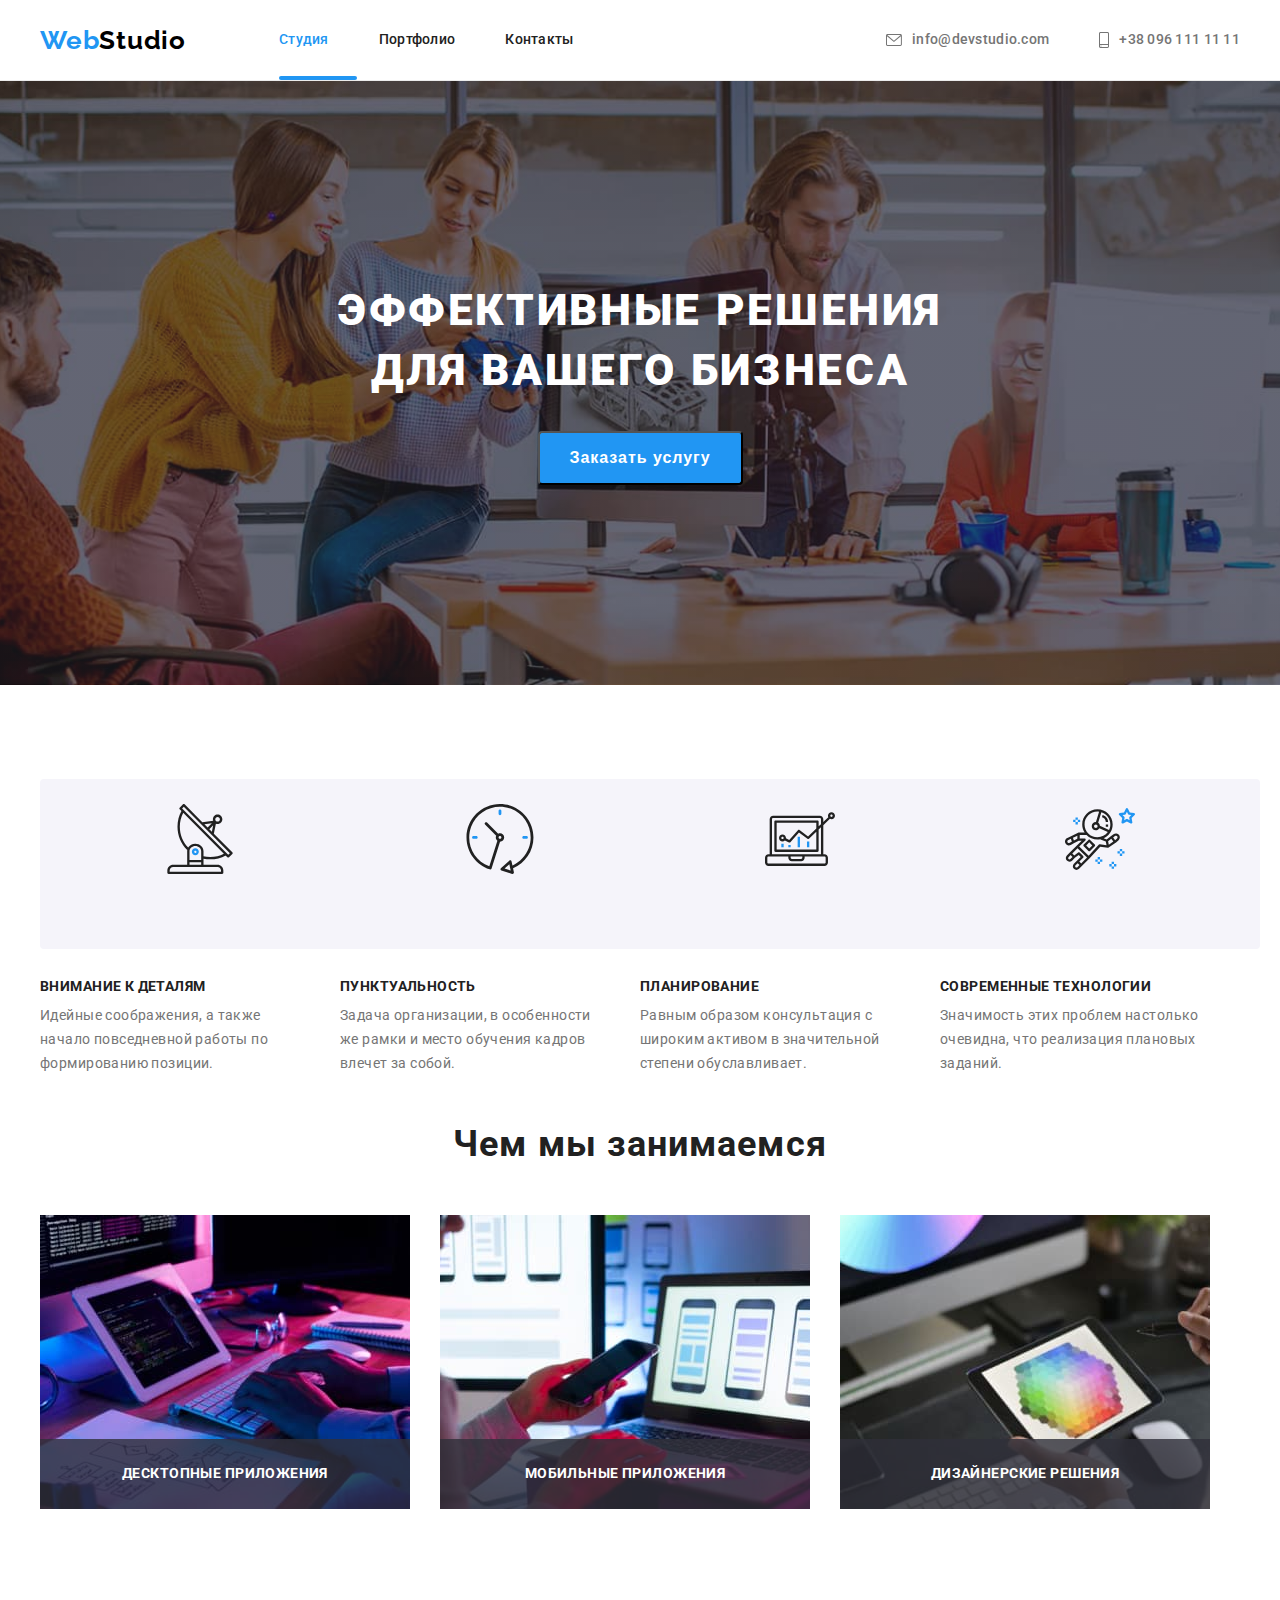
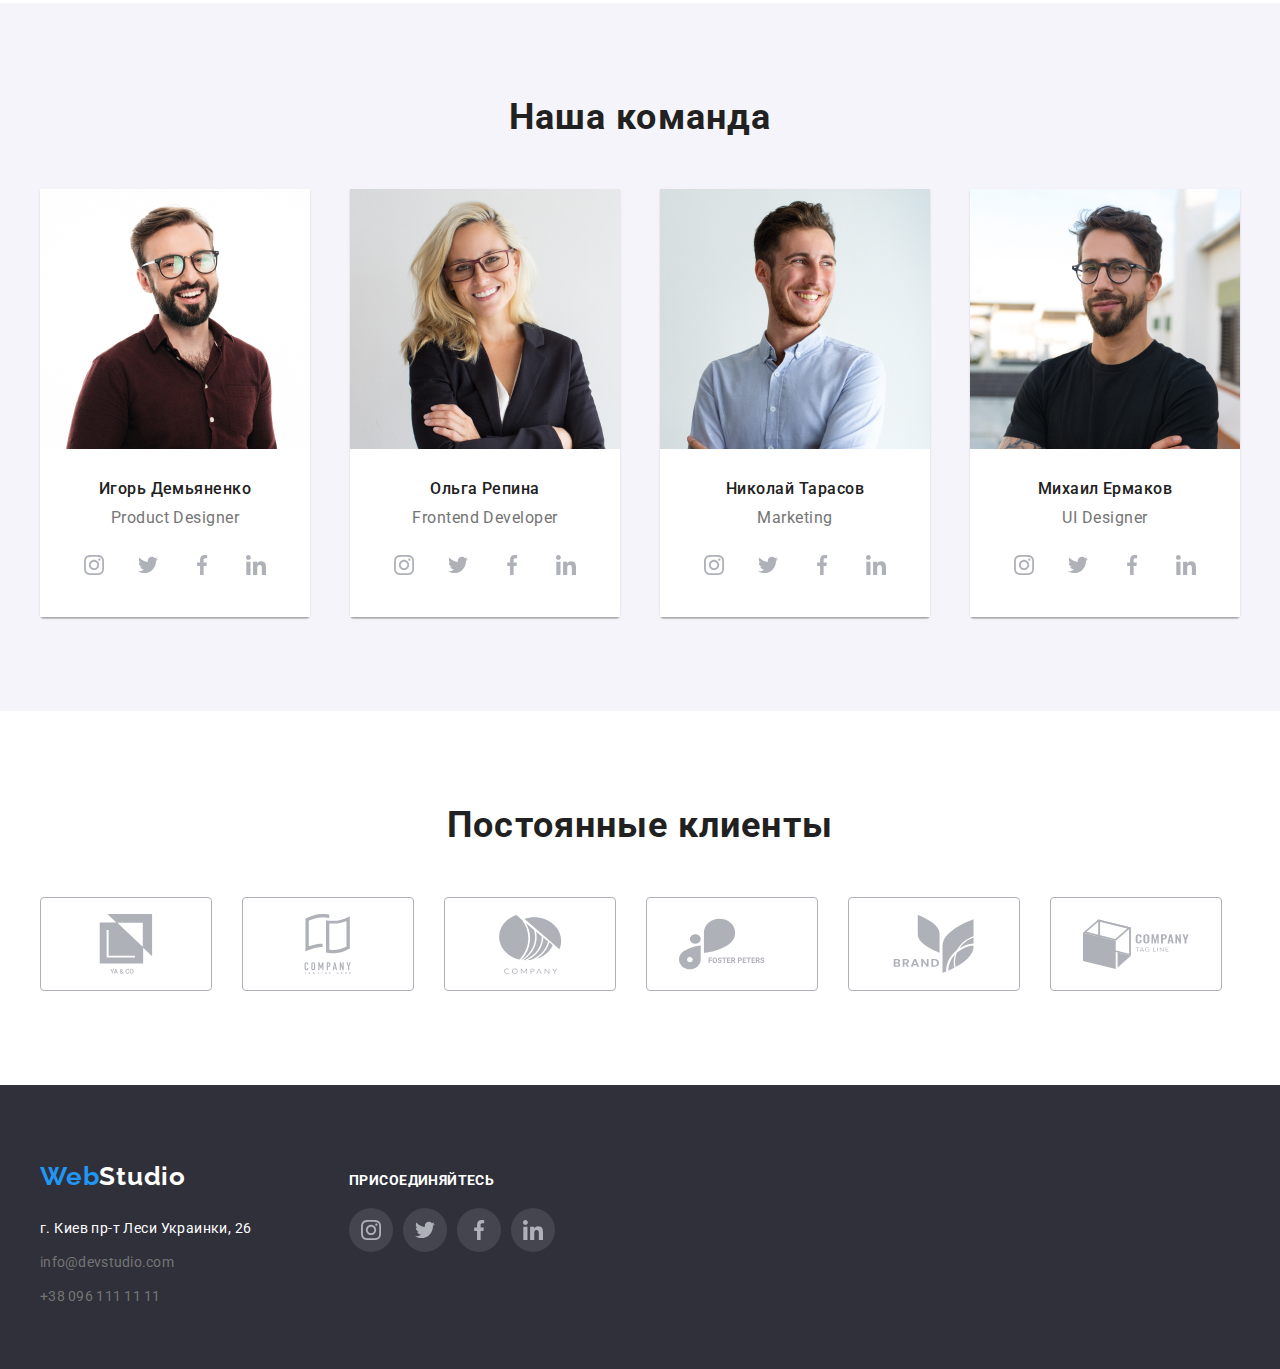
<file: index.html>
<!DOCTYPE html>
<html lang="ru">
<head>
    <meta charset="UTF-8">
    <meta http-equiv="X-UA-Compatible" content="IE=edge">
    <meta name="viewport" content="width=device-width, initial-scale=1.0">
    <title>Document</title>
<link rel="preconnect" href="https://fonts.googleapis.com">
<link rel="preconnect" href="https://fonts.gstatic.com" crossorigin>
<link
    href="https://fonts.googleapis.com/css2?family=Oleo+Script&family=Raleway:wght@700&family=Roboto:wght@400;500;700;900&display=swap"
    rel="stylesheet">
<link rel="stylesheet" href="https://cdnjs.cloudflare.com/ajax/libs/modern-normalize/1.0.0/modern-normalize.min.css"
    integrity="sha512-ISS7cAi1PEhQ8jnbJpJZMd29NlhNj4AWYyLOSp2CE/CsHxTCu+r+t0D2yoJudVrd0/8fTVPUVDzY5Tvli75u/g=="
    crossorigin="anonymous" />
    <link rel="stylesheet" href="./css/styles.css">
</head>
<body>
    <header class="page-header">
        <div class="conteiner header-conteiner">
            <a class="logo-web link" href="index.html"> Web<span class="logo-headers" >Studio</span> </a>
            <nav>
                <ul class="header-contact list">
                    <li class="item"><a class="contact-headers link current" href="index.html">Студия</a></li>
                    <li class="item"><a class="contact-headers link" href="portfolio.html">Портфолио</a></li>
                    <li class="item"><a class="contact-headers link" href=""> Контакты </a> </li>
                </ul>
            </nav>
            <ul class="header-connect list">
                <li class="item"> 
                    <a class="connect-headers link" href="mailto:info@devstudio.com">
                        <svg class="header-icon" width="16px" height="12px">
                            <use href="./images/sprite.svg#icon-envelope"> </use>
                        </svg>
                        info@devstudio.com</a>
                </li>
                <li class="item"> 
                    <a class="connect-headers link" href="tel:+380961111111">
                    <svg class="header-icon" width="10px" height="16px">
                        <use href="./images/sprite.svg#icon-smartphone"> </use>
                    </svg>
                    +38 096 111 11 11</a>
                </li>

            </ul>
        </div>
    </header>
    <main>
        <section class="section-hero">
            <div class="conteiner">
                <h1 class="hero-title"> ЭФФЕКТИВНЫЕ РЕШЕНИЯ ДЛЯ ВАШЕГО БИЗНЕСА </h1>
                <button class="hero-button" type="button" data-modal-open > Заказать услугу </button>
                <!-- БЕКДРОП________________________________________________________________________ -->
                <div class="backdrop is-hidden" data-modal>
                    <div class="modal">
                            <svg data-modal-close class="close-icon" width="11px" height="11px">
                                <use href="./images/sprite.svg#icon-Vector-1-1"> </use>
                                </svg>
                        </div>
                    </div>
                </div>
            </div>
        </section>
        <section class="section">
            <div class="conteiner">
                <h2 class="visually-hidden"> НАШИ ПРЕИМУЩЕСТВА </h2>
                <ul class="benefits list">
                    <li class="item-benefits ">
                        <div class="box-icon">
                            <svg class="benefit-icon">
                                <use href="./images/sprite.svg#icon-antenna-1-1"> </use>
                            </svg>
                        </div>
                        <h3 class="benefits-title">Внимание к деталям </h3>
                        <p class="benefits-description">Идейные соображения, а также начало повседневной работы по формированию позиции. </p>
                    </li> 
                    <li class="item-benefits">
                        <div class="box-icon">
                            <svg class="benefit-icon">
                                <use href="./images/sprite.svg#icon-clock-1-1"> </use>
                            </svg>
                        </div>
                        <h3 class="benefits-title">Пунктуальность </h3>
                        <p class="benefits-description">Задача организации, в особенности же рамки и место обучения кадров влечет за собой.</p>
                    </Li>
                    <li class="item-benefits">
                        <div class="box-icon">
                            <svg class="benefit-icon">
                                <use href="./images/sprite.svg#icon-diagram-1-1"> </use>
                            </svg>
                        </div>
                        <h3 class="benefits-title"> Планирование </h3>
                        <p class="benefits-description">Равным образом консультация с широким активом в значительной степени обуславливает.</p>
                    </li>
                    <li class="item-benefits">
                        <div class="box-icon">
                            <svg class="benefit-icon">
                                <use href="./images/sprite.svg#icon-astronaut-1-1"> </use>
                            </svg>
                        </div>
                        <h3 class="benefits-title">Современные технологии </h3>
                        <p class="benefits-description">Значимость этих проблем настолько очевидна, что реализация плановых заданий.</p>
                    </li>
                </ul>
            </div>
        </section>
        <section class="works-section">
            <div class="conteiner"> 
                <h2 class="works-title"> Чем мы занимаемся </h2>
                <ul class="photo-gallery list">
                    <li class="item"> 
                        <img src="./images/box1.jpg" alt="Программист работает" width="370" />
                        <div class="services"> 
                            <h3 class="services-title"> ДЕСКТОПНЫЕ ПРИЛОЖЕНИЯ </h3> 
                        </div> 
                    </li>
                    <li class="item">
                        <img src="./images/box2.jpg" alt="Программист разрабатывает мобильное приложение" width="370" />
                        <div class="services">
                            <h3 class="services-title"> МОБИЛЬНЫЕ ПРИЛОЖЕНИЯ </h3>
                        </div>
                        </li>
                    <li class="item"> 
                        <img src="./images/box3.jpg" alt="Дизайнер работает над проектом" width="370" />
                        <div class="services">
                            <h3 class="services-title"> ДИЗАЙНЕРСКИЕ РЕШЕНИЯ </h3>
                        </div>
                    </li>
                </ul>
            </div>
        </section>
        <section class="section team-section">
            <div class="conteiner">
                <h2 class="team-title"> Наша команда</h2>
                <ul class="list team">
                    <li class="team-item">
                        <img src="./images/igorek.jpg" alt="дизайнер Игорь" width="270" />
                        <div class="box-team">
                            <h3 class="team-member"> Игорь Демьяненко </h3>
                            <p lang="en" class="team-description"> Product Designer</p>
                            <ul class="social-list list">
                                <li class="social-item">
                                    <a href="" class="social-link link">
                                        <svg class="social-icon">
                                            <use href="./images/sprite.svg#icon-instagram-1"> </use>
                                        </svg>
                                    </a>
                                </li>
                                <li class="social-item">
                                    <a href="" class="social-link link">
                                        <svg class="social-icon">
                                            <use href="./images/sprite.svg#icon-twitter-1"> </use>
                                        </svg>
                                    </a>
                                </li>
                                <li class="social-item">
                                    <a href="" class="social-link link">
                                        <svg class="social-icon">
                                            <use href="./images/sprite.svg#icon-facebook-1"> </use>
                                        </svg>
                                    </a>
                                </li>
                                <li class="social-item">
                                    <a href="" class="social-link link">
                                        <svg class="social-icon">
                                            <use href="./images/sprite.svg#icon-linkedin-1"> </use>
                                        </svg>
                                    </a>
                                </li>
                            </ul>
                        </div>
                    </li>
                    <li class="team-item">
                        <img src="./images/olga.jpg" alt="разработчик Ольга" width="270" />
                        <div class="box-team">
                            <h3 class="team-member"> Ольга Репина </h3>
                            <p lang="en" class="team-description"> Frontend Developer</p>
                            <ul class="social-list list">
                                <li class="social-item">
                                    <a href="" class="social-link link">
                                        <svg class="social-icon">
                                            <use href="./images/sprite.svg#icon-instagram-1"> </use>
                                        </svg>
                                    </a>
                                </li>
                                <li class="social-item">
                                    <a href="" class="social-link link">
                                        <svg class="social-icon">
                                            <use href="./images/sprite.svg#icon-twitter-1"> </use>
                                        </svg>
                                    </a>
                                </li>
                                <li class="social-item">
                                    <a href="" class="social-link link">
                                        <svg class="social-icon">
                                            <use href="./images/sprite.svg#icon-facebook-1"> </use>
                                        </svg>
                                    </a>
                                </li>
                                <li class="social-item">
                                    <a href="" class="social-link link">
                                        <svg class="social-icon">
                                            <use href="./images/sprite.svg#icon-linkedin-1"> </use>
                                        </svg>
                                    </a>
                                </li>
                            </ul>
                        </div>
                    </li>
                    <li class="team-item">
                        <img src="./images/nikolay.jpg" alt="маркетолог Николай" width="270" />
                        <div class="box-team">
                            <h3 class="team-member"> Николай Тарасов </h3>
                            <p lang="en" class="team-description"> Marketing </p>
                            <ul class="social-list list">
                                <li class="social-item">
                                    <a href="" class="social-link link">
                                        <svg class="social-icon">
                                            <use href="./images/sprite.svg#icon-instagram-1"> </use>
                                        </svg>
                                    </a>
                                </li>
                                <li class="social-item">
                                    <a href="" class="social-link link">
                                        <svg class="social-icon">
                                            <use href="./images/sprite.svg#icon-twitter-1"> </use>
                                        </svg>
                                    </a>
                                </li>
                                <li class="social-item">
                                    <a href="" class="social-link link">
                                        <svg class="social-icon">
                                            <use href="./images/sprite.svg#icon-facebook-1"> </use>
                                        </svg>
                                    </a>
                                </li>
                                <li class="social-item">
                                    <a href="" class="social-link link">
                                        <svg class="social-icon">
                                            <use href="./images/sprite.svg#icon-linkedin-1"> </use>
                                        </svg>
                                    </a>
                                </li>
                            </ul>
                        </div>
                    </li>
                    <li class="team-item">
                        <img src="./images/mihail.jpg" alt="дизайнер Михаил" width="270" />
                        <div class="box-team">
                            <h3 class="team-member"> Михаил Ермаков </h3>
                            <p lang="en" class="team-description"> UI Designer </p>
                            <ul class="social-list list">
                                <li class="social-item">
                                    <a href="" class="social-link link">
                                        <svg class="social-icon">
                                            <use href="./images/sprite.svg#icon-instagram-1"> </use>
                                        </svg>
                                    </a>
                                </li>
                                <li class="social-item">
                                    <a href="" class="social-link link">
                                        <svg class="social-icon">
                                            <use href="./images/sprite.svg#icon-twitter-1"> </use>
                                        </svg>
                                    </a>
                                </li>
                                <li class="social-item">
                                    <a href="" class="social-link link">
                                        <svg class="social-icon">
                                            <use href="./images/sprite.svg#icon-facebook-1"> </use>
                                        </svg>
                                    </a>
                                </li>
                                <li class="social-item">
                                    <a href="" class="social-link link">
                                        <svg class="social-icon">
                                            <use href="./images/sprite.svg#icon-linkedin-1"> </use>
                                        </svg>
                                    </a>
                                </li>
                            </ul>
                        </div>
                    </li>
                </ul>
            </div>
        </section>
        <!-- regular-customers -->
        <section class="section clients-section">
            <div class="conteiner">
                    <h2 class="clients-title"> Постоянные клиенты </h2>
                    <ul class="clients-list list">
                        <li class="client-item">
                            <a class="company-link link" href="">
                                <svg class="company-icon" width="106px" height="60px">
                                    <use href="./images/sprite.svg#icon-group0"> </use>
                                </svg>
                            </a>
                        </li>
                        <li class="client-item">
                            <a class="company-link link" href="">
                                <svg class="company-icon" width="106px" height="60px">
                                    <use href="./images/sprite.svg#icon-group1"> </use>
                                </svg>
                            </a>
                        </li>
                        <li class="client-item">
                            <a class="company-link link" href="">
                                <svg class="company-icon" width="106px" height="60px">
                                    <use href="./images/sprite.svg#icon-group2"> </use>
                                </svg>
                            </a>
                        </li>
                        <li class="client-item">
                            <a class="company-link link" href="">
                                <svg class="company-icon" width="106px" height="60px">
                                    <use href="./images/sprite.svg#icon-group3"> </use>
                                </svg>
                            </a>
                        </li>
                        <li class="client-item">
                            <a class="company-link link" href="">
                                <svg class="company-icon" width="106px" height="60px">
                                    <use href="./images/sprite.svg#icon-group4"> </use>
                                </svg>
                            </a>
                        </li>
                        <li class="client-item">
                            <a class="company-link link" href="" >
                                <svg class="company-icon" width="106px" height="60px">
                                    <use href="./images/sprite.svg#icon-group5"> </use>
                                </svg>
                            </a>
                        </li>
                    </ul>
            </div>
        </section>
    </main>
    <footer class="footer-background">
        <div class="conteiner footer-conteiner"> 
            <div class="major">
                <div class="logo-conteiner">
                    <a class="logo-web link" href="index.html"> Web<span class="logo-footers">Studio</span> </a>
                </div>
                <address>
                    <ul class="footer-contact list">
                        <li class="footers-item"> <a class="contact-footers link" href="https://goo.gl/maps/4YwQ2GXSQia75gbW7">
                                г. Киев пр-т Леси Украинки, 26</a>
                        <li class="footers-item"> <a class="connect-footers link"
                                href=" mailto:info@devstudio.com">info@devstudio.com</a></li>
                        <li class="footers-item"> <a class="connect-footers link" href="tel:+380961111111">+38 096 111 11 11</a>
                        </li>
                    </ul>
                </address>
            </div>
            <div class="join">
                <h3 class="join-title"> ПРИСОЕДИНЯЙТЕСЬ </h3>
                <ul class="social-list list">
                    <li class="social-item">
                        <a href="" class="social-link link">
                            <svg class="social-icon">
                                <use href="./images/sprite.svg#icon-instagram-1"> </use>
                            </svg>
                        </a>
                    </li>
                    <li class="social-item">
                        <a href="" class="social-link link">
                            <svg class="social-icon">
                                <use href="./images/sprite.svg#icon-twitter-1"> </use>
                            </svg>
                        </a>
                    </li>
                    <li class="social-item">
                        <a href="" class="social-link link">
                            <svg class="social-icon">
                                <use href="./images/sprite.svg#icon-facebook-1"> </use>
                            </svg>
                        </a>
                    </li>
                    <li class="social-item">
                        <a href="" class="social-link link">
                            <svg class="social-icon">
                                <use href="./images/sprite.svg#icon-linkedin-1"> </use>
                            </svg>
                        </a>
                    </li>
                </ul>
            </div>
        </div> 
    </footer>
    <script src="./js/modal.js"></script>
</body>

</html>
</file>
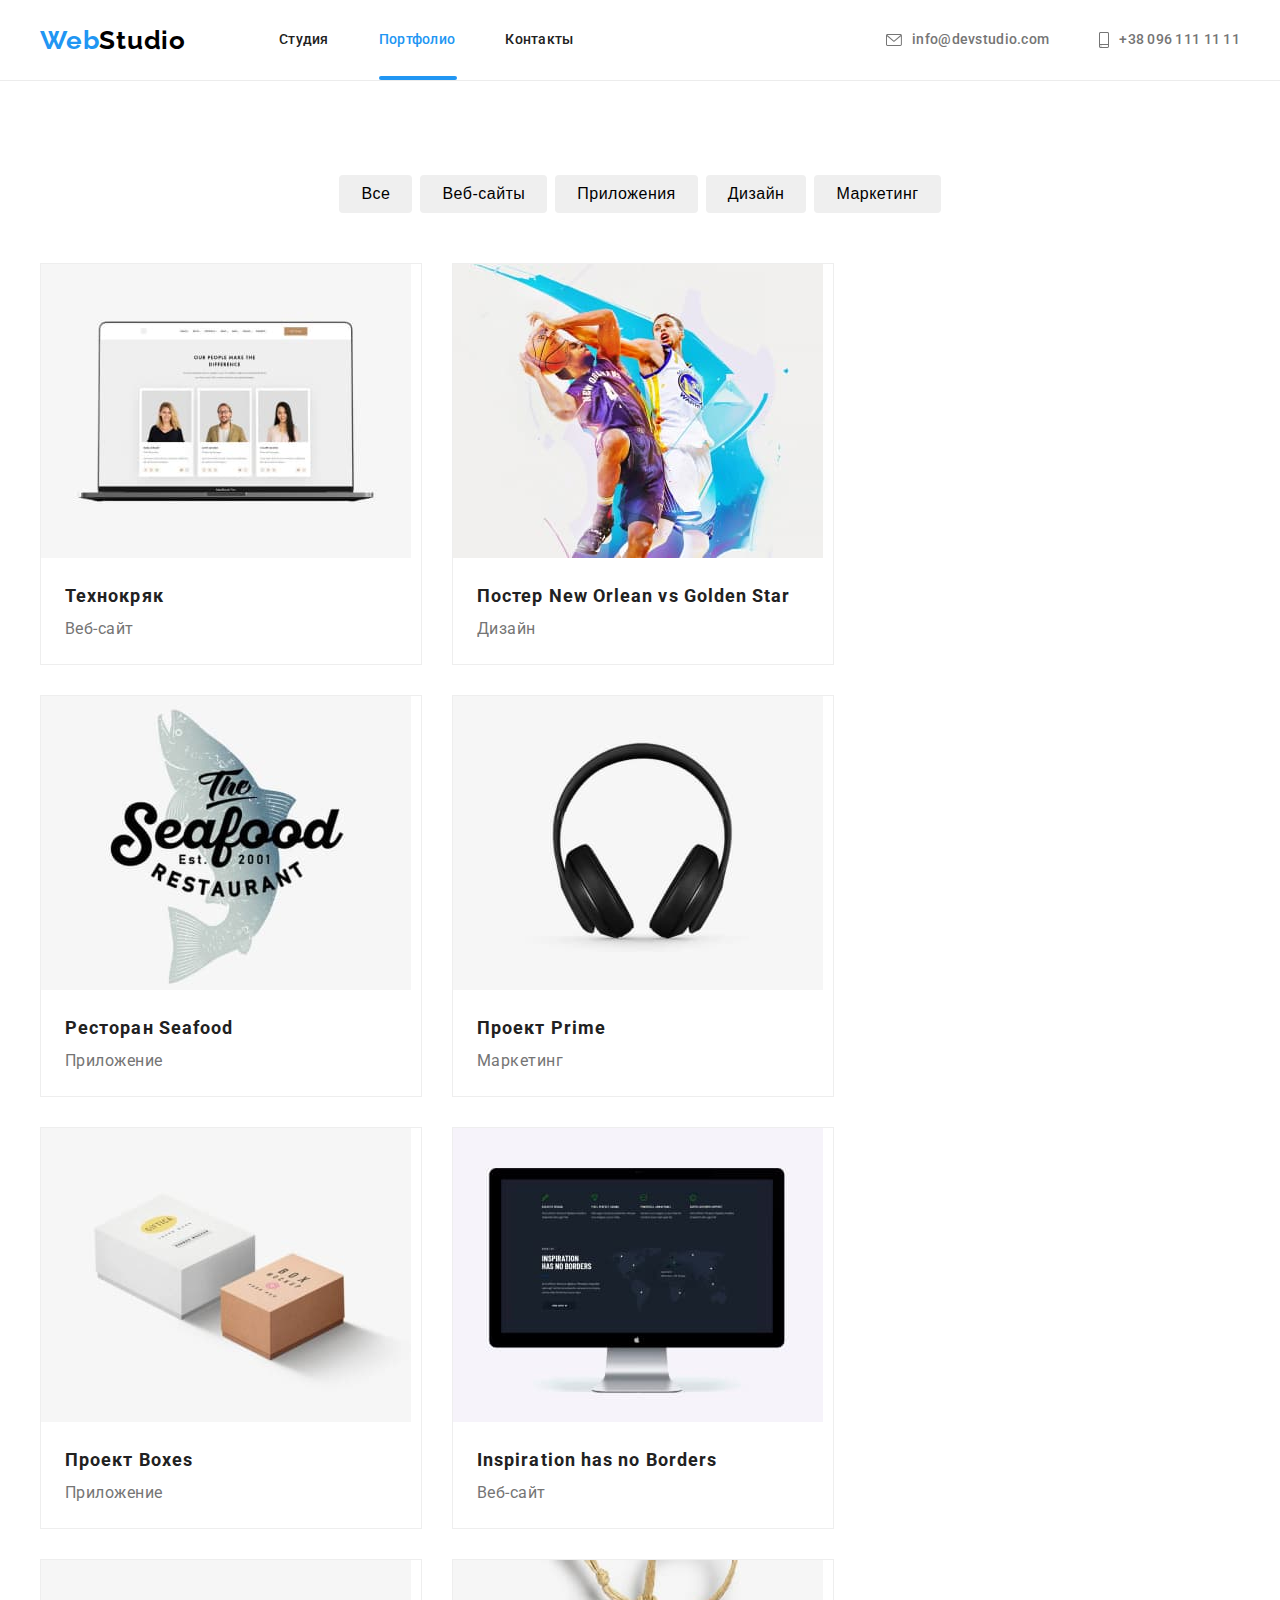
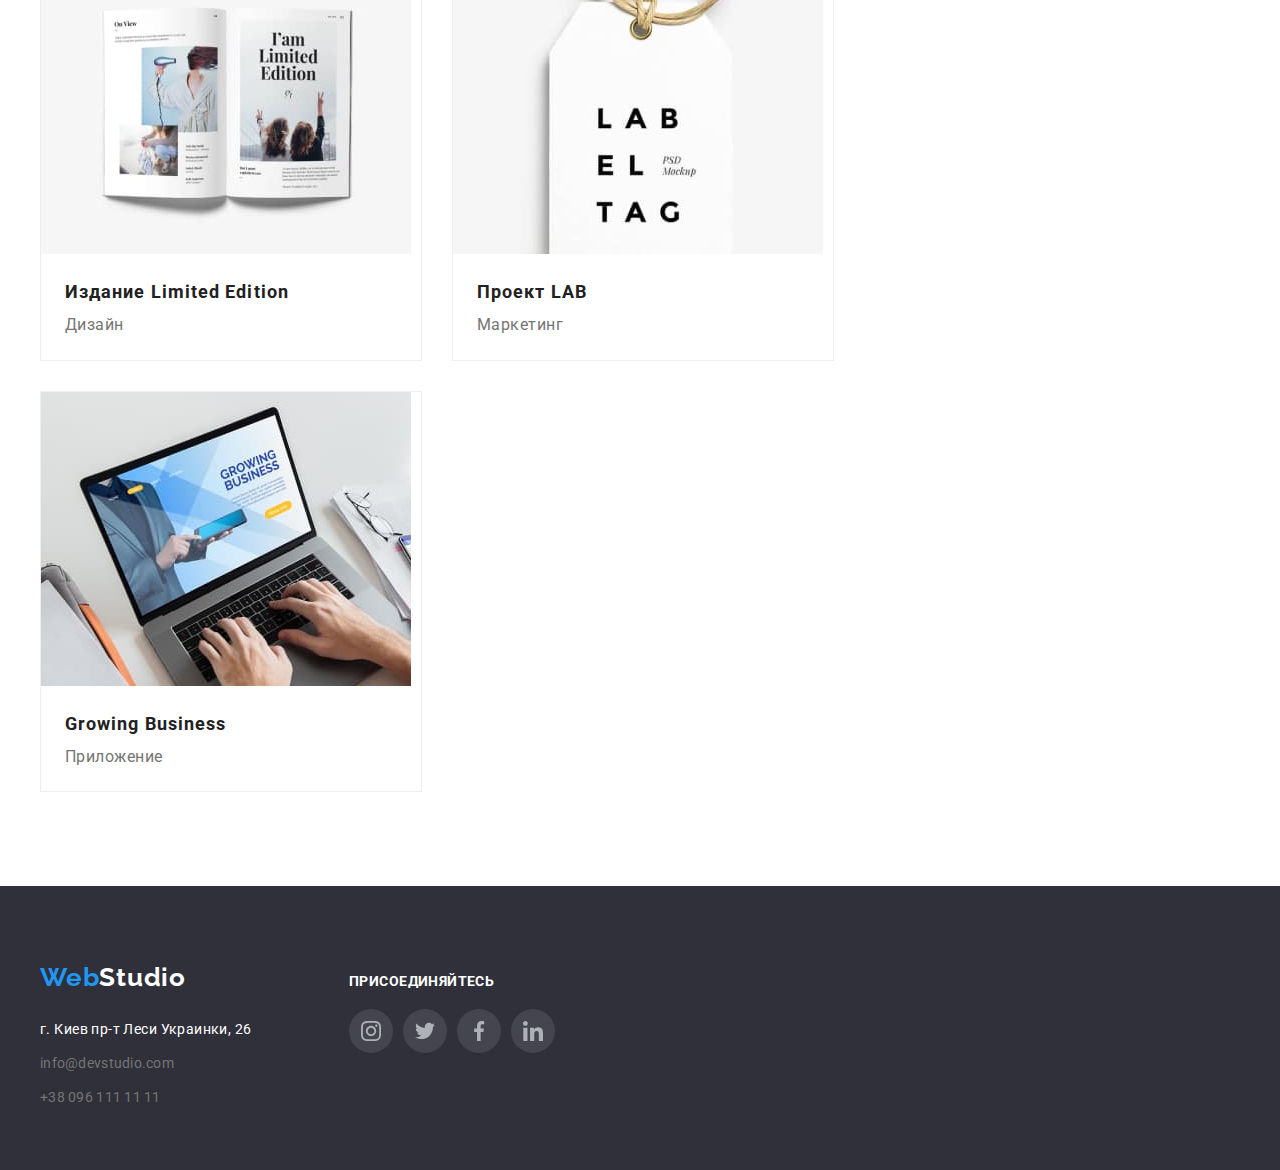
<file: portfolio.html>
<!DOCTYPE html>
<html lang="en">
<head>
    <meta charset="UTF-8">
    <meta http-equiv="X-UA-Compatible" content="IE=edge">
    <meta name="viewport" content="width=device-width, initial-scale=1.0">
    <title>Document</title>
    <link rel="preconnect" href="https://fonts.googleapis.com">
    <link rel="preconnect" href="https://fonts.gstatic.com" crossorigin>
    <link
        href="https://fonts.googleapis.com/css2?family=Oleo+Script&family=Raleway:wght@700&family=Roboto:wght@400;500;700;900&display=swap"
        rel="stylesheet">
    <link rel="stylesheet" href="https://cdnjs.cloudflare.com/ajax/libs/modern-normalize/1.0.0/modern-normalize.min.css"
        integrity="sha512-ISS7cAi1PEhQ8jnbJpJZMd29NlhNj4AWYyLOSp2CE/CsHxTCu+r+t0D2yoJudVrd0/8fTVPUVDzY5Tvli75u/g=="
        crossorigin="anonymous" />
    <link rel="stylesheet" href="./css/styles.css">
</head>
<body>
    <header class="page-header">
        <div class="conteiner header-conteiner">
            <a class="logo-web link" href="index.html"> Web<span class="logo-headers" >Studio</span> </a>
            <nav>
                <ul class="header-contact list">
                    <li class="item"><a class="contact-headers link" href="index.html">Студия</a></li>
                    <li class="item"><a class="contact-headers link current" href="portfolio.html">Портфолио</a></li>
                    <li class="item"><a class="contact-headers link" href="">Контакты</a> </li>
                </ul>
            </nav>
            <ul class="header-connect list">
                <li class="item">
                    <a class="connect-headers link" href="mailto:info@devstudio.com">
                        <svg class="header-icon" width="16px" height="12px">
                            <use href="./images/sprite.svg#icon-envelope"> </use>
                        </svg>
                        info@devstudio.com
                    </a>
                </li>
                <li class="item">
                    <a class="connect-headers link" href="tel:+380961111111">
                        <svg class="header-icon" width="10px" height="16px">
                            <use href="./images/sprite.svg#icon-smartphone"> </use>
                        </svg>
                        +38 096 111 11 11
                    </a>
                </li>
            </ul>
        </div>
       
    </header>
    <main class="main-background">
        <section class="section">
            <div class="conteiner"> 
                <h1 class="visually-hidden"> ПОРТФОЛИО </h1>
                    <ul class="button-list list">
                        <li class="btn-portfolio"><button class="button-item" type="button"> Все </button></li>
                        <li class="btn-portfolio"><button class="button-item" type="button"> Веб-сайты </button></li>
                        <li class="btn-portfolio"><button class="button-item" type="button"> Приложения </button></li>
                        <li class="btn-portfolio"><button class="button-item" type="button"> Дизайн </button></li>
                        <li class="btn-portfolio"><button class="button-item" type="button"> Маркетинг </button></li>
                    </ul>
                    <ul class="project-list list"> 
                        <li class="item-portf">
                            <a class="project-link link" href="">
                                <div class="hover-overlay">
                                    <div class="overlay">
                                        <img src="./images/img1.jpg" alt="Команда разработчиков" width="370">
                                        <div class="box-tehnokriak">
                                            <p class="tehnokriak">Технокряк это современная площадка распространения коронавируса.
                                                Компании используют эту платформу для цифрового
                                                шпионажа и атак на защищённые сервера конкурентов.</p>
                                        </div>
                                    </div>
                                 </div>
                                <div class="box-portfolio">
                                    <h3 class="project-title"> Технокряк </h3>
                                    <p class="project-description"> Веб-сайт </p>
                                </div>
                            </a>
                        </li>
                        <li class="item-portf">
                            <a class="project-link link" href=""> 
                                <div class="hover-overlay">
                                    <div class="overlay">
                                <img src="./images/img2.jpg" alt="Два соперника баскетбольных команд с мячем в руках" width="370" />
                                    <div class="box-tehnokriak">
                                        <p class="tehnokriak">Технокряк это современная площадка распространения коронавируса.
                                            Компании используют эту платформу для цифрового
                                            шпионажа и атак на защищённые сервера конкурентов.</p>
                                    </div>
                                </div>
                                </div>
                                    <div class="box-portfolio"> 
                                    <h3 class="project-title" > Постер New Orlean vs Golden Star </h3>
                                    <p class="project-description"> Дизайн </p>
                                </div>
                            </a>
                        </li>
                        <li class="item-portf">
                            <a class="project-link link" href=""> 
                                <div class="hover-overlay">
                                    <div class="overlay">
                                <img src="./images/img3.jpg" alt="Логотип ресторана состоящий с рисунка рыбы и надписи" width="370" />
                                    <div class="box-tehnokriak">
                                        <p class="tehnokriak">Технокряк это современная площадка распространения коронавируса.
                                            Компании используют эту платформу для цифрового
                                            шпионажа и атак на защищённые сервера конкурентов.</p>
                                    </div>
                                </div>
                                </div>
                                <div class="box-portfolio"> 
                                    <h3 class="project-title" > Ресторан Seafood </h3>
                                    <p class="project-description link"> Приложение </p>
                                </div>
                            </a>
                        </li>
                        <li class="item-portf">
                            <a class="project-link link" href=""> 
                                <div class="hover-overlay">
                                    <div class="overlay">
                                <img src="./images/img4.jpg" alt="Полноразмерные наушники" width="370" />
                                    <div class="box-tehnokriak">
                                        <p class="tehnokriak">Технокряк это современная площадка распространения коронавируса. 
                                            Компании используют эту платформу для цифрового
                                            шпионажа и атак на защищённые сервера конкурентов.</p>
                                    </div>
                                </div>
                                </div>
                                <div class="box-portfolio"> 
                                    <h3 class="project-title"> Проект Prime </h3>
                                    <p class="project-description"> Маркетинг </p>
                                </div>
                            </a>
                        </li>
                        <li class="item-portf">
                            <a class="project-link link" href=""> 
                                <div class="hover-overlay">
                                    <div class="overlay">
                                <img src="./images/img5.jpg" alt="Две коробки белая и желтая" width="370" />
                                <div class="box-tehnokriak">
                                    <p class="tehnokriak">Технокряк это современная площадка распространения коронавируса.
                                        Компании используют эту платформу для цифрового
                                        шпионажа и атак на защищённые сервера конкурентов.</p>
                                </div>
                                    </div>
                                </div>
                                <div class="box-portfolio"> 
                                    <h3 class="project-title"> Проект Boxes </h3>
                                    <p class="project-description link"> Приложение </p>
                                </div>
                            </a>
                        </li>
                        <li class="item-portf">
                            <a class="project-link link" href=""> 
                                <div class="hover-overlay">
                                    <div class="overlay">
                                <img src="./images/img6.jpg" alt="Монитор компьютера Apple" width="370" />
                                <div class="box-tehnokriak">
                                    <p class="tehnokriak">Технокряк это современная площадка распространения коронавируса.
                                        Компании используют эту платформу для цифрового
                                        шпионажа и атак на защищённые сервера конкурентов.</p>
                                </div>
                                    </div>
                                </div>
                                <div class="box-portfolio"> 
                                    <h3 class="project-title"> Inspiration has no Borders </h3>
                                    <p class="project-description"> Веб-сайт </p>
                                </div>
                            </a>
                        </li>
                        <li class="item-portf">
                            <a class="project-link link" href=""> 
                                <div class="hover-overlay">
                                    <div class="overlay">
                                <img src="./images/img7.jpg" alt="Открытый журнал американского издания" width="370" />
                                    <div class="box-tehnokriak">
                                        <p class="tehnokriak">Технокряк это современная площадка распространения коронавируса.
                                            Компании используют эту платформу для цифрового
                                            шпионажа и атак на защищённые сервера конкурентов.</p>
                                    </div>
                            </div>
                                </div>
                                <div class="box-portfolio"> 
                                    <h3 class="project-title"> Издание Limited Edition </h3>
                                    <p class="project-description"> Дизайн </p>
                                </div>
                            </a>
                        </li>
                        <li class="item-portf">
                            <a class="project-link link" href=""> 
                                <div class="hover-overlay">
                                    <div class="overlay">
                                <img src="./images/img8.jpg" alt="Этикетка" width="370" />
                                <div class="box-tehnokriak">
                                    <p class="tehnokriak">Технокряк это современная площадка распространения коронавируса.
                                        Компании используют эту платформу для цифрового
                                        шпионажа и атак на защищённые сервера конкурентов.</p>
                                </div>
                                    </div>
                                </div>
                                <div class="box-portfolio">
                                    <h3 class="project-title"> Проект LAB </h3>
                                    <p class="project-description"> Маркетинг </p>
                                </div>
                            </a>
                        </li>
                        <li class="item-portf">
                            <a class="project-link link" href=""> 
                                <div class="hover-overlay">
                                    <div class="overlay">
                                <img src="./images/img9.jpg" alt="Ноутбук с открытой главной страницей приложения" width="370" />
                                    <div class="box-tehnokriak">
                                        <p class="tehnokriak">Технокряк это современная площадка распространения коронавируса.
                                            Компании используют эту платформу для цифрового
                                            шпионажа и атак на защищённые сервера конкурентов.</p>
                                    </div>
                            </div>
                                </div>
                                <div class="box-portfolio"> 
                                    <h3 class="project-title" > Growing Business </h3>
                                    <p class="project-description"> Приложение </p>
                                </div>
                            </a>
                        </li>
                    </ul>
                </div>
        </section>
    </main>
    <footer class="footer-background">
        <div class="conteiner footer-conteiner">
            <div class="major">
                <div class="logo-conteiner">
                    <a class="logo-web link" href="index.html"> Web<span class="logo-footers">Studio</span> </a>
                </div>
                <address>
                    <ul class="footer-contact list">
                        <li class="footers-item"> <a class="contact-footers link"
                                href="https://goo.gl/maps/4YwQ2GXSQia75gbW7">
                                г. Киев пр-т Леси Украинки, 26</a>
                        <li class="footers-item"> <a class="connect-footers link"
                                href=" mailto:info@devstudio.com">info@devstudio.com</a></li>
                        <li class="footers-item"> <a class="connect-footers link" href="tel:+380961111111">+38 096 111 11
                                11</a>
                        </li>
                    </ul>
                </address>
            </div>
            <div class="join">
                <h3 class="join-title"> ПРИСОЕДИНЯЙТЕСЬ </h3>
                <ul class="social-list list">
                    <li class="social-item">
                        <a href="" class="social-link link">
                            <svg class="social-icon">
                                <use href="./images/sprite.svg#icon-instagram-1"> </use>
                            </svg>
                        </a>
                    </li>
                    <li class="social-item">
                        <a href="" class="social-link link">
                            <svg class="social-icon">
                                <use href="./images/sprite.svg#icon-twitter-1"> </use>
                            </svg>
                        </a>
                    </li>
                    <li class="social-item">
                        <a href="" class="social-link link">
                            <svg class="social-icon">
                                <use href="./images/sprite.svg#icon-facebook-1"> </use>
                            </svg>
                        </a>
                    </li>
                    <li class="social-item">
                        <a href="" class="social-link link">
                            <svg class="social-icon">
                                <use href="./images/sprite.svg#icon-linkedin-1"> </use>
                            </svg>
                        </a>
                    </li>
                </ul>
            </div>
        </div>
    </footer>
    </body>
    
    </html>
</file>
<file: css/styles.css>
:root {
  --title-text-color: #212121;
  --description-text-color: #757575;
  --contact-text-color: #2196f3;
  --connect-text-color: #757575;
  --web-logo-color: #2196f3;
  --studio-logo-color-headers: #000000;
  --studio-logo-color-footers: #ffffff;
  --color-contact-footers: #ffffff;
  --background-hero-color: #2f303a;
  --hero-title-color: #ffffff;
  --footers-background-color: #2f303a;
  --button-background-color: #2196f3;
  --button-text-color: #ffffff;
  --color-box: #eeeeee;
  --color-border-header: #ececec;
  --color-team-section: #f5f4fa;
  --timing-futction: cubic-bezier(0.4, 0, 0.2, 1);
}

body {
  margin: 0;
  font-family: 'Roboto', sans-serif;
  font-size: 14px;
  line-height: 1.71;
  letter-spacing: 0.03em;
  color: #212121;
}
p,
h1,
h2,
h3,
h4,
h5,
h6 {
  margin: 0;
}
ul {
  margin: 0;
  padding-left: 0;
}
img {
  display: block;
  max-width: 100%;
  height: auto;
}
.conteiner {
  width: 1200px;
  margin: 0 auto;
  padding-left: 15px;
  padding-right: 15px;
}
.link {
  text-decoration: none;
}
.list {
  list-style: none;
}
.visually-hidden {
  position: absolute;
  width: 1px;
  height: 1px;
  margin: -1px;
  padding: 0;
  overflow: hidden;
  border: 0;
  clip: rect(0 0 0 0);
}

/* ul и li это идеальное место для использования display-flex */
/* для карточек использовать формулу flex-basis(есть в тетрадке (2:00) */
/* карточки(а конкретнее текст карточек) можно обьеденить в div и раздать им падинги в верх и в низ и т д (2:07) */
/* ЛОГОТИП --------------------------------------------*/
.logo-web {
  font-family: 'Raleway', sans-serif;
  font-weight: 700;
  font-size: 26px;
  line-height: 1.19;
  letter-spacing: 0.03em;
  color: var(--web-logo-color);
  padding-top: 16px;
  padding-bottom: 15px;
  margin-right: 93px;
  display: block;
}
.logo-headers {
  font-family: 'Raleway', sans-serif;
  font-weight: 700;
  font-size: 26px;
  line-height: 1.19;
  letter-spacing: 0.03em;
  color: var(--studio-logo-color-headers);
}
.logo-footer {
  padding: 0;
  margin-bottom: 20px;
}
.logo-footers {
  font-family: 'Raleway', sans-serif;
  font-weight: 700;
  font-size: 26px;
  line-height: 1.19;
  letter-spacing: 0.03em;
  color: var(--studio-logo-color-footers);
}
.logo-conteiner {
  margin-bottom: 10px;
}
.page-header {
  display: flex;
  align-items: center;
  border-bottom: 1px solid var(--color-border-header);
}
/*  HEADER---------------------------------------------- */
.header-conteiner {
  display: flex;
  align-items: center;
}
.header-contact {
  display: flex;
  align-items: center;
}
.header-contact .item:not(:last-child) {
  margin-right: 50px;
}
.contact-headers {
  position: relative;
  display: block; /* в этом блоке нужно применить padding поэтому и ставим display block*/
  font-weight: 500;
  font-size: 14px;
  line-height: 1.14;
  letter-spacing: 0.02em;
  color: var(--title-text-color);
  padding-top: 32px;
  padding-bottom: 32px;

  transition: color 250ms var(--timing-futction);
}
.current::after {
  content: '';

  position: absolute;
  bottom: 0;
  display: block;
  width: 78px;
  height: 4px;
  background: #2196f3;
  border-radius: 2px;

  transition: opacity 250ms var(--timing-futction);
}
.header-connect {
  display: flex;
  margin-left: auto;
  align-items: center;

  transition: color 100ms var(--timing-futction),
    fill 100ms var(--timing-futction);
}
.header-connect .item + .item {
  margin-left: 50px;
}
.connect-headers {
  font-style: normal;
  display: flex;
  align-items: center;
  font-weight: 500;
  font-size: 14px;
  line-height: 1.14;
  letter-spacing: 0.02em;
  color: var(--connect-text-color);

  transition: color 250ms var(--timing-futction);
}
.connect-headers:hover,
.connect-headers:focus {
  color: var(--contact-text-color);
}
.header-icon {
  fill: currentColor;
  margin-right: 10px;
}
.header-contact .current {
  color: var(--button-background-color);
}
.header-connect:focus,
.header-connect:hover {
  color: var(--contact-text-color);
  fill: var(--contact-text-color);
}
.contact-headers:focus,
.contact-headers:hover {
  color: var(--contact-text-color);
}
/*  БЕКДРОП__________________________________________________*/
.backdrop {
  z-index: 1000;
  position: fixed;
  top: 0;
  left: 0;
  width: 100%;
  height: 100%;
  background-color: rgba(0, 0, 0, 0.2);
  transition: opacity 250ms var(--timing-futction);
}
.backdrop.is-hidden {
  opacity: 0;
  pointer-events: none;
  /* visibility: ;  */
}
/* Модальное окно
 в селекторе которого используются свойства visibility, opacity и pointer-events.
«D7» Если убрать с бекдропа класс is-hidden - появляется бекдроп и модальное окно.*/
.modal {
  position: absolute;
  top: 50%;
  left: 50%;
  transform: translate(-50%, -50%);

  min-height: 581px;
  min-width: 528px;
  background-color: #ffffff;
  box-shadow: 0px 1px 3px rgba(0, 0, 0, 0.12), 0px 1px 1px rgba(0, 0, 0, 0.14),
    0px 2px 1px rgba(0, 0, 0, 0.2);
  border-radius: 4px;
}
.close-icon {
  position: absolute;
  padding: 6px;
  top: 8px;
  right: 8px;
  width: 30px;
  height: 30px;
  border-radius: 50%;
  background: #ffffff;
  border: 1px solid rgba(0, 0, 0, 0.1);
}
/* ГЕРОЙ -------------------------------------------------*/
.section-hero {
  /* наложение градиента на фон 54я минута Данилка  */
  text-align: center;
  padding-top: 200px;
  padding-bottom: 200px;
  background-color: var(--background-hero-color);
  background-image: linear-gradient(
      to right,
      rgba(47, 48, 58, 0.4),
      rgba(47, 48, 58, 0.4)
    ),
    url(../images/hero.jpg);
  background-repeat: no-repeat;
  background-position: center;
  background-size: cover;
}
.hero-title {
  margin: 0 auto 30px;
  font-weight: 900;
  font-size: 44px;
  line-height: 1.36;
  width: 700px;
  letter-spacing: 0.06em;
  color: var(--hero-title-color);
  text-transform: uppercase;
}
.hero-button {
  line-height: 1.87;
  letter-spacing: 0.06em;
  background-color: var(--button-background-color);
  color: var(--button-text-color);
  font-weight: bold;
  font-size: 16px;
  text-align: center;
  padding: 10px 30px;
  box-shadow: 0px 4px 4px rgba(0, 0, 0, 0.15);
  border-radius: 4px;
}
.hero-button:focus {
  color: var(--button-text-color);
  background-color: var(--button-background-color);
}
.hero-button {
  cursor: pointer;
}
/* НАШИ ПРЕИМУЩЕСТВА---------------------------------------------*/
.benefits-title {
  font-weight: 700;
  font-size: 14px;
  line-height: 1.14;
  letter-spacing: 0.03em;
  text-transform: uppercase;
}
.benefits-description {
  margin: 0;
  font-size: 14px;
  line-height: 1.71;
  letter-spacing: 0.03em;
  color: var(--description-text-color);
}
.section {
  padding: 94px 0;
}
.benefits {
  width: 170px;
  height: 251px;
  display: flex;
  margin-right: -30px;
}
.benefits .item-benefits {
  margin-right: 30px;
  margin-bottom: 94px;
}
.benefits .item:last-child {
  margin-right: 0;
}
.benefits-title {
  margin-bottom: 10px;
}
/* иконки ----------------- */
.item-benefits {
  width: 270px;
  height: 251px;
  margin-bottom: 30px;
}
.benefit-icon {
  width: 70px;
  height: 70px;
}
.box-icon {
  width: 270px;
  height: 120px;
  background-color: #f5f4fa;
  padding: 25px;
  margin-bottom: 30px;
  border-radius: 4px;
  display: flex;
  justify-content: center;
  transition: border 250ms var(--timing-futction);
}
.box-icon:hover,
.box-icon:focus {
  cursor: pointer;
  border: 1px solid #000000;
  box-sizing: border-box;
  box-shadow: 0px 4px 4px rgba(0, 0, 0, 0.25);
}
/* ЧЕМ МЫ ЗАНИМАЕМСЯ -------------------------------------- */
.photo-gallery {
  display: flex;
}
.photo-gallery .item:not(:last-child) {
  margin-right: 30px;
}
.works-title {
  font-weight: 700;
  font-size: 36px;
  line-height: 1.16;
  text-align: center;
  letter-spacing: 0.03em;
  color: var(--title-text-color);
  margin-bottom: 50px;
}
.item {
  position: relative;
}
.services {
  position: absolute;
  bottom: 0;
  right: 0;
  width: 370px;
  height: 70px;
  background: rgba(47, 48, 58, 0.8);
}
.services-title {
  font-weight: 700;
  font-size: 14px;
  line-height: 1.14;
  text-align: center;
  letter-spacing: 0.03em;
  text-transform: uppercase;
  color: #ffffff;
  padding: 27px 0;
}
/* Наша команда ----------------------------------*/
.works-section {
  padding: 0 0 94px 0;
}
.team-section {
  background-color: var(--color-team-section);
}
.team {
  display: flex;
  justify-content: space-between;
}
.team-item {
  box-shadow: 0px 1px 3px rgba(190, 164, 164, 0.12),
    0px 1px 1px rgba(0, 0, 0, 0.14), 0px 2px 1px rgba(0, 0, 0, 0.2);
  border-radius: 0px 0px 4px 4px;
}
.team-title {
  font-weight: 700;
  font-size: 36px;
  line-height: 1.16;
  text-align: center;
  letter-spacing: 0.03em;
  color: var(--title-text-color);
  margin-bottom: 50px;
}
.team-member {
  font-weight: 500;
  font-size: 16px;
  line-height: 19px;
  letter-spacing: 0.03em;
  color: var(--title-text-color);
}
.team-member {
  margin-bottom: 10px;
}
.team-description {
  font-size: 16px;
  line-height: 19px;
  letter-spacing: 0.03em;
  color: var(--description-text-color);
  margin-bottom: 16px;
}
.box-team {
  text-align: center;
  box-sizing: border-box;
  padding: 30px 0;
  background-color: white;
}
.social-item {
  width: 44px;
  height: 44px;
}
.social-item + .social-item {
  margin-left: 10px;
}
.social-link {
  width: 100%;
  height: 100%;
  display: block;
  border-radius: 50%;
  background: rgba(255, 255, 255, 0.1);

  display: flex;
  align-items: center;
  justify-content: center;

  transition: background-color 250ms var(--timing-futction);
}
.social-link:hover,
.social-link:focus {
  background-color: #2196f3;
}
.social-link:hover .social-icon,
.social-link:focus .social-icon {
  fill: #ffffff;
}
.social-list {
  display: flex;
  justify-content: center;
}
.social-icon {
  width: 20px;
  height: 20px;
  fill: #afb1b8;
}
/* Постоянные клиенты ----------------------------------- */
.clients-title {
  font-weight: 700;
  font-size: 36px;
  line-height: 1.16;
  text-align: center;
  letter-spacing: 0.03em;
  color: var(--title-text-color);
  margin-bottom: 50px;
}
.clients-list {
  display: flex;
}
.client-item + .client-item {
  flex-basis: calc(100% / 6 - 36px);
  margin-left: 30px;
}
.company-link {
  display: flex;
  align-items: center;
  width: 170px;
  height: 92px;
  border-radius: 4px;
  justify-content: center;
  color: #afb1b8;
  border: 1px solid #afb1b8;

  transition: color 250ms var(--timing-futction),
    border-color 250ms var(--timing-futction);
}
.company-icon {
  fill: currentColor;
}
.company-link:hover,
.company-link:focus {
  color: var(--contact-text-color);
  border-color: var(--contact-text-color);
}
/* ПОРТФОЛИО --------------------------------------------- */
.button-item {
  cursor: pointer;
  padding: 6px 22px;
  font-weight: 500;
  font-size: 16px;
  line-height: 26px;
  text-align: center;
  letter-spacing: 0.03em;
  border-radius: 4px;
  border: none;

  transition: color 250ms var(--timing-futction),
    background-color 250ms var(--timing-futction);
}
.button-item:focus,
.button-item:hover {
  color: var(--button-text-color);
  background-color: var(--button-background-color);
  box-shadow: 0px 3px 1px rgba(0, 0, 0, 0.1), 0px 1px 2px rgba(0, 0, 0, 0.08),
    0px 2px 2px rgba(0, 0, 0, 0.12);
}
.button-list {
  justify-content: center;
  display: flex;
  margin-bottom: 50px;
}
.btn-portfolio:not(:last-child) {
  margin-right: 8px;
}
/* ОВЕРЛЕЙ---------------------------------------------- */
.project-list {
  display: flex;
  flex-wrap: wrap;
  margin-left: -30px;
  margin-top: -30px;
}
.item-portf {
  flex-basis: calc(100% / 3 - 30px);
  margin-left: 30px;
  margin-top: 30px;
  transition: border 250ms var(--timing-futction);
  border: 1px solid #eeeeee;
}
.project-link {
  display: block;
}
.project-link:hover,
.project-link:focus {
  box-shadow: 0px 1px 1px rgba(0, 0, 0, 0.12), 0px 4px 4px rgba(0, 0, 0, 0.06),
    1px 4px 6px rgba(0, 0, 0, 0.16);
}
.hover-overlay {
  position: relative;
  overflow: hidden;
}
/* .overlay {
  position: relative;
} */
.overlay::before {
  display: inline-block;
  content: '';

  position: absolute;
  top: 0;
  left: 0;
  width: 100%;
  height: 100%;
  background: rgba(33, 150, 243, 0.9);
  transition: opacity 250ms var(--timing-futction),
    transform 250ms var(--timing-futction);
  transform: translateY(100%);
}
.overley:hover::after {
  opacity: 1;
}
.item-portf :hover .overlay::before {
  transform: translateY(0%);
  transition: transform 250ms var(--timing-futction);
}

.box-tehnokriak {
  position: absolute;
  left: 0;
  bottom: 0;
  width: 100%;
  height: 100%;
  transform: translateY(100%);
  transition: transform 250ms var(--timing-futction);
  opacity: 0;
}
.project-link:hover .box-tehnokriak {
  transform: translateX(0%);
  opacity: 1;
}
.tehnokriak {
  position: absolute;
  top: 50px;
  left: 25px;
  right: 25px;
  bottom: 50px;
  font-size: 18px;
  line-height: 28px;
  letter-spacing: 0.03em;
  color: #ffffff;
}
.project-title {
  font-weight: 700;
  font-size: 18px;
  line-height: calc(36 / 18);
  letter-spacing: 0.06em;
  color: var(--title-text-color);
}
.box-portfolio {
  /* border: 1px solid #eeeeee; */
  padding: 20px 24px;
}
.project-description {
  font-size: 16px;
  line-height: 1.87;
  letter-spacing: 0.03em;
  color: var(--description-text-color);
}
/* FOOTER------------------------------------------------ */
.contact-footers {
  font-style: normal;
  font-size: 14px;
  line-height: 1.14;
  letter-spacing: 0.03em;
  color: var(--color-contact-footers);

  transition: color 250ms var(--timing-futction);
}
.footers-item:not(:last-child) {
  margin-bottom: 10px;
}
.connect-footers {
  font-style: normal;
  font-size: 14px;
  line-height: 1.14;
  letter-spacing: 0.02em;
  color: var(--connect-text-color);

  transition: color 250ms var(--timing-futction);
}
.footer-contact .current {
  color: var(--button-background-color);
}
.contact-footers:focus,
.contact-footers:hover {
  color: var(--contact-text-color);
}
.connect-footers:focus,
.connect-footers:hover {
  color: var(--contact-text-color);
}
.footer-background {
  padding: 60px 0;
  background-color: var(--footers-background-color);
}
.footer-conteiner {
  display: flex;
  align-items: baseline;
}
.join-title {
  font-weight: 700;
  font-size: 14px;
  line-height: 16px;
  letter-spacing: 0.03em;
  text-transform: uppercase;
  color: #ffffff;
  margin-bottom: 20px;
}
.join {
  margin-left: 70px;
}
</file>
